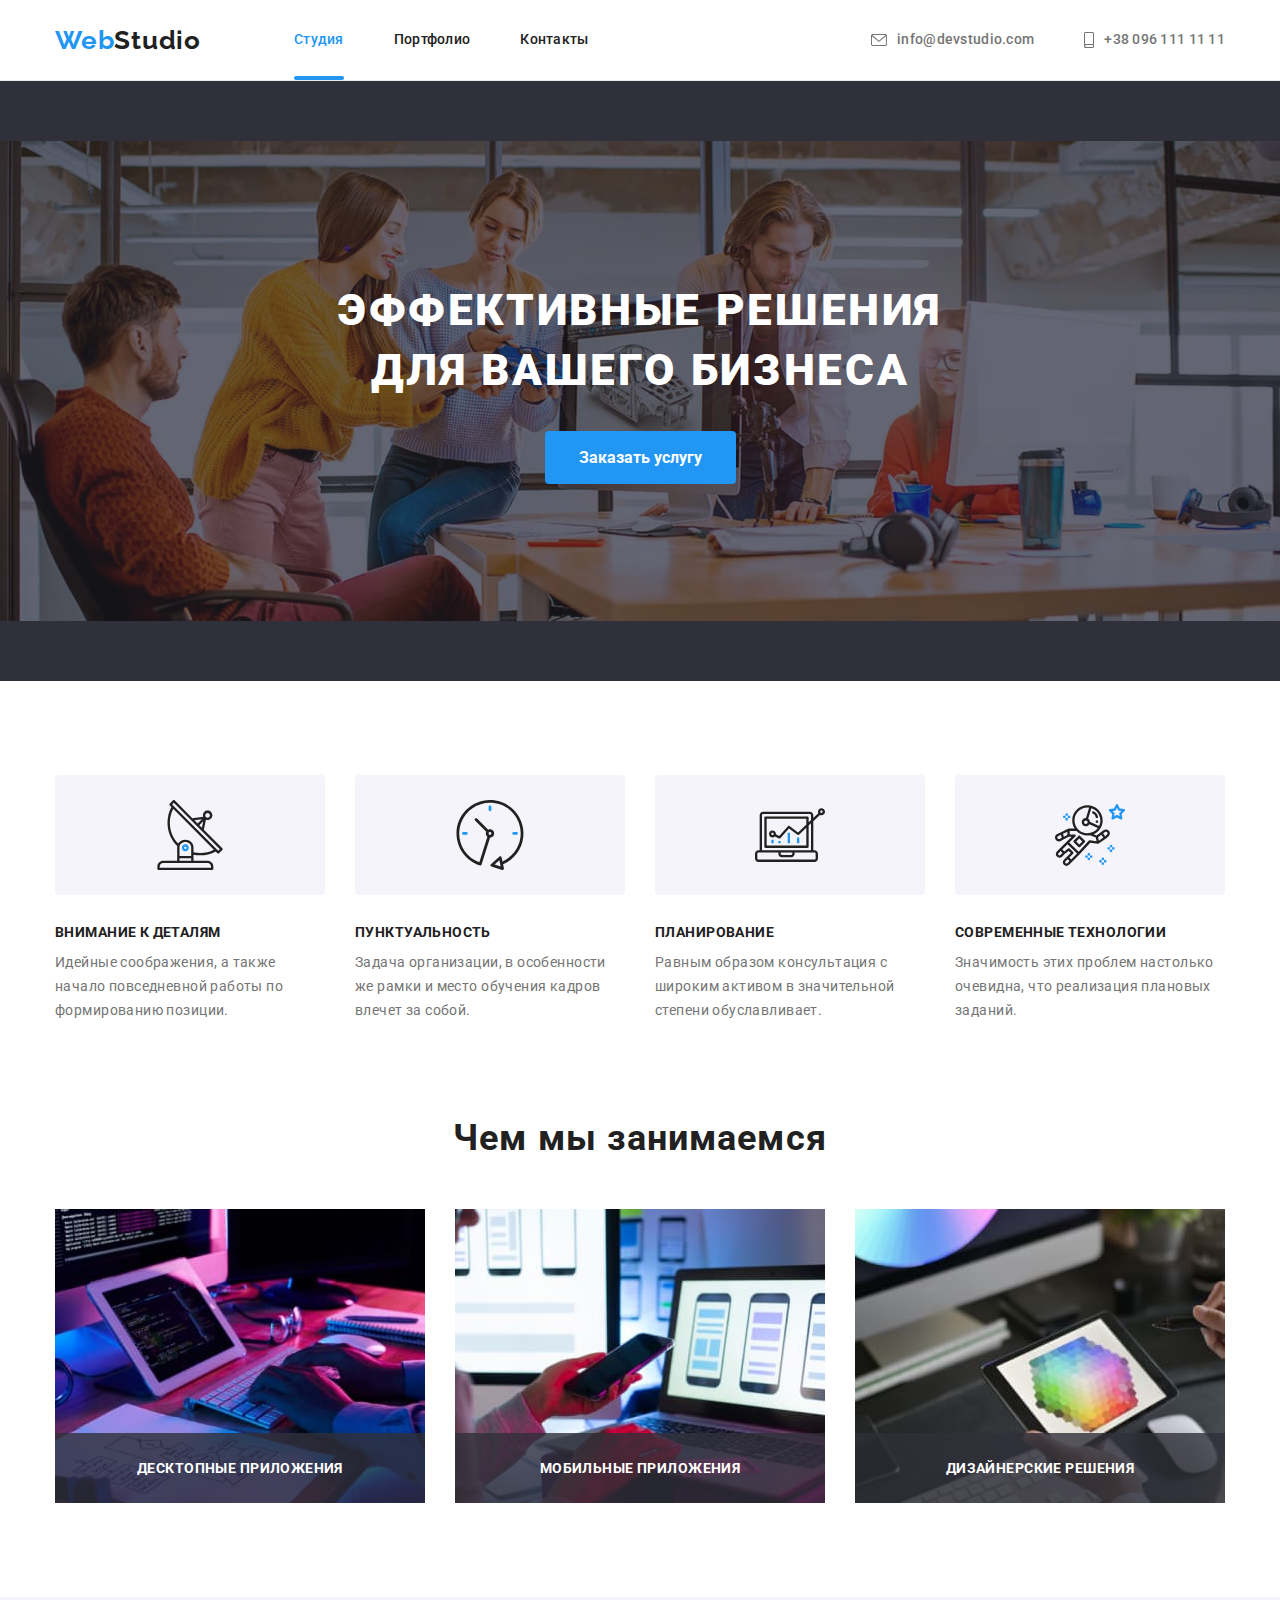
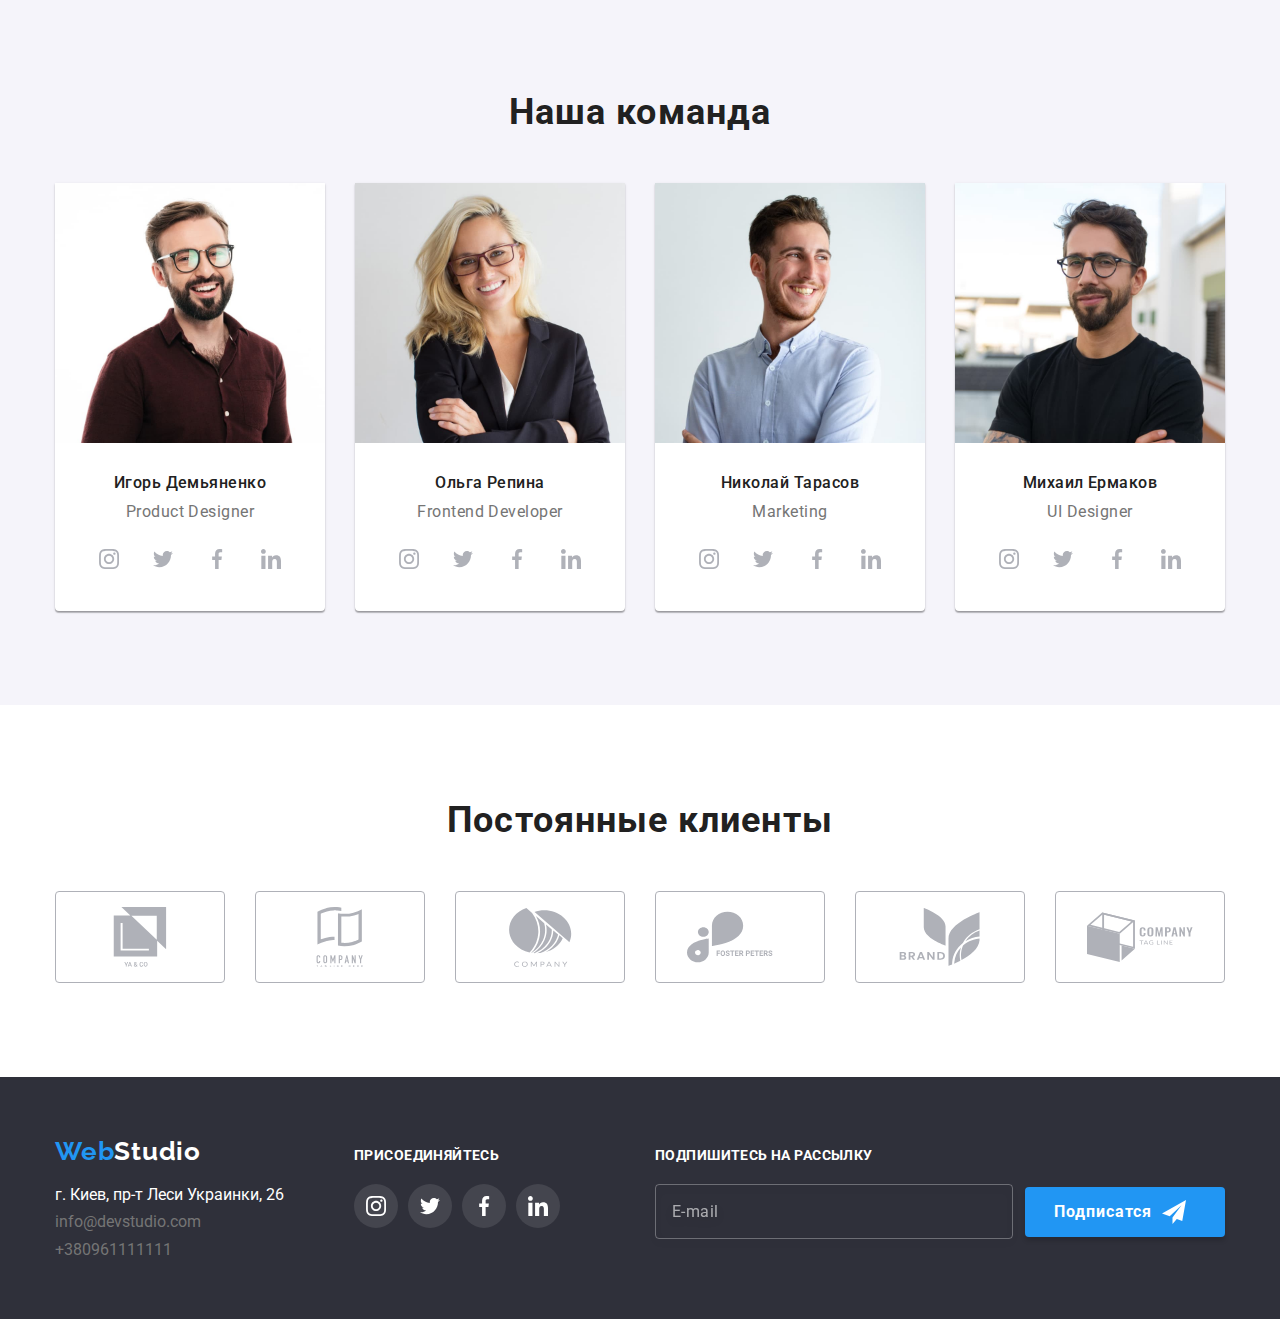
<file: index.html>
<!DOCTYPE html>
<html lang="ru">

<head>
    <meta charset="UTF-8">
    <meta http-equiv="X-UA-Compatible" content="IE=edge">
    <meta name="viewport" content="width=device-width, initial-scale=1.0">
    <title>Studio</title>
    <link
        href="https://fonts.googleapis.com/css2?family=Raleway:wght@700&family=Roboto:wght@400;500;700;900&display=swap"
        rel="stylesheet">
    <link rel="stylesheet" href="./css/main.min.css">

</head>

<body>
    <!-- Шапка -->
    <header class="header">
        <div class="header__content container">
            <a href="" class="logo">Web<span class="logo__main">Studio</span></a>
            <nav class="nav">
                <ul class="nav__menu">
                    <li class="nav__item"><a href="" class="nav__link nav__link--activ">Студия</a></li>
                    <li class="nav__item"><a href="./portfolio.html" class="nav__link">Портфолио</a></li>
                    <li class="nav__item"><a href="" class="nav__link">Контакты</a></li>
                </ul>
            </nav>
            <ul class="contact">
                <li class="contact__item">
                    <a class="contact__link" href="mailto:info@devstudio.com">
                        <svg class="contact__icon" width="16" height="12">
                            <use href="./images/icons.svg#envelope"></use>
                        </svg>
                        info@devstudio.com</a>
                </li>
                <li class="contact__item">
                    <a class="contact__link" href="tel:+380961111111">
                        <svg class="contact__icon" width="10" height="16">
                            <use href="./images/icons.svg#smartphone"></use>
                        </svg>
                        +38 096 111 11 11</a>
                </li>
            </ul>
        </div>
    </header>
    <!-- Головний контент -->
    <main>
        <!-- Секція герой -->
        <section class="hero">
            <div class="container">
                <h1 class="hero__title">Эффективные решения для вашего бизнеса</h1>
                <button data-modal-open type="button" class="button">Заказать услугу</button>
            </div>
        </section>
        <!-- Наші переваги -->
        <section class="section">
            <div class="container">
                <!-- Скритий заголовок -->
                <h2 class="visually-hidden">Наши преимущества</h2>
                <ul class="advantage">
                    <li class="advantage__item">
                        <div class="icon__box">
                            <svg width="70" height="70">
                                <use href="./images/icons.svg#antenna-1"></use>
                            </svg>
                        </div>
                        <h3 class="advantage__title">Внимание к деталям</h3>
                        <p class="advantage__text">Идейные соображения, а также начало повседневной работы по
                            формированию
                            позиции.</p>
                    </li>
                    <li class="advantage__item">
                        <div class="icon__box">
                            <svg width="70" height="70">
                                <use href="./images/icons.svg#clock-1"></use>
                            </svg>
                        </div>
                        <h3 class="advantage__title">Пунктуальность</h3>
                        <p class="advantage__text">Задача организации, в особенности же рамки и место обучения кадров
                            влечет за собой.</p>
                    </li>
                    <li class="advantage__item">
                        <div class="icon__box">
                            <svg width="70" height="70">
                                <use href="./images/icons.svg#diagram-1"></use>
                            </svg>
                        </div>
                        <h3 class="advantage__title">Планирование</h3>
                        <p class="advantage__text">Равным образом консультация с широким активом в значительной степени
                            обуславливает.</p>
                    </li>
                    <li class="advantage__item">
                        <div class="icon__box">
                            <svg width="70" height="70">
                                <use href="./images/icons.svg#astronaut-1"></use>
                            </svg>
                        </div>
                        <h3 class="advantage__title">Современные технологии</h3>
                        <p class="advantage__text">Значимость этих проблем настолько очевидна, что реализация плановых
                            заданий.</p>
                    </li>
            </div>
            </ul>
        </section>
        <!-- Секція чим ми займаємось -->
        <section class="section section--no-pading-top">
            <div class="container">
                <h2 class="section__title">Чем мы занимаемся</h2>
                <ul class="example">
                    <li class="example__item"><img src="./images/image1.jpg" alt="Фото програмирование" width="370">
                        <p class="example__content">Десктопные приложения</p>
                    </li>
                    <li class="example__item"><img src="./images/image2.jpg" alt="Фото верстка" width="370">
                        <p class="example__content">Мобильные приложения</p>
                    </li>
                    <li class="example__item"><img src="./images/image3.jpg" alt="Фото дизайн" width="370">
                        <p class="example__content">Дизайнерские решения</p>
                    </li>
                </ul>
            </div>
        </section>
        <!-- Секція наша команда -->
        <section class="section section--other-background">
            <div class="container">
                <h2 class="section__title">Наша команда</h2>
                <ul class="team">
                    <li class="team__item">
                        <article>
                            <img src="./images/IgorD.jpg" alt="Фото Игорь Демьяненко" width="270">
                            <div class="team__content">
                                <h3 class="team__title">Игорь Демьяненко</h3>
                                <p class="team__text">Product Designer</p>
                                <ul class="social">
                                    <li class="social__item"><a class="social__link"
                                            href="https://www.instagram.com/"><svg class="icon" width="20" height="20">
                                                <use href="./images/icons.svg#instagram-1"></use>
                                            </svg></a></li>
                                    <li class="social__item"><a class="social__link" href="https://twitter.com/"><svg
                                                width="20" height="20">
                                                <use href="./images/icons.svg#twitter-1"></use>
                                            </svg></a></li>
                                    <li class="social__item"><a class="social__link"
                                            href="https://www.facebook.com/"><svg class="social-icon" width="20"
                                                height="20">
                                                <use href="./images/icons.svg#facebook-1"></use>
                                            </svg></a></li>
                                    <li class="social__item"><a class="social__link"
                                            href="https://www.linkedin.com/"><svg class="social-icon" width="20"
                                                height="20">
                                                <use href="./images/icons.svg#linkedin-1"></use>
                                            </svg></a></li>
                                </ul>
                            </div>
                        </article>
                    </li>
                    <li class="team__item">
                        <article>
                            <img src="./images/OlgaR.jpg" alt="Фото Ольга Репина" width="270">
                            <div class="team__content">
                                <h3 class="team__title">Ольга Репина</h3>
                                <p class="team__text">Frontend Developer</p>
                                <ul class="social">
                                    <li class="social__item"><a class="social__link"
                                            href="https://www.instagram.com/"><svg width="20" height="20">
                                                <use href="./images/icons.svg#instagram-1"></use>
                                            </svg></a></li>
                                    <li class="social__item"><a class="social__link" href="https://twitter.com/"><svg
                                                width="20" height="20">
                                                <use href="./images/icons.svg#twitter-1"></use>
                                            </svg></a></li>
                                    <li class="social__item"><a class="social__link"
                                            href="https://www.facebook.com/"><svg class="social-icon" width="20"
                                                height="20">
                                                <use href="./images/icons.svg#facebook-1"></use>
                                            </svg></a></li>
                                    <li class="social__item"><a class="social__link"
                                            href="https://www.linkedin.com/"><svg class="social-icon" width="20"
                                                height="20">
                                                <use href="./images/icons.svg#linkedin-1"></use>
                                            </svg></a></li>
                                </ul>
                            </div>
                        </article>
                    </li>
                    <li class="team__item">
                        <article>
                            <img src="./images/NikolaiT.jpg" alt="Фото Николай Тарасов" width="270">
                            <div class="team__content">
                                <h3 class="team__title">Николай Тарасов</h3>
                                <p class="team__text">Marketing</p>
                                <ul class="social">
                                    <li class="social__item"><a class="social__link"
                                            href="https://www.instagram.com/"><svg width="20" height="20">
                                                <use href="./images/icons.svg#instagram-1"></use>
                                            </svg></a></li>
                                    <li class="social__item"><a class="social__link" href="https://twitter.com/"><svg
                                                width="20" height="20">
                                                <use href="./images/icons.svg#twitter-1"></use>
                                            </svg></a></li>
                                    <li class="social__item"><a class="social__link"
                                            href="https://www.facebook.com/"><svg class="social-icon" width="20"
                                                height="20">
                                                <use href="./images/icons.svg#facebook-1"></use>
                                            </svg></a></li>
                                    <li class="social__item"><a class="social__link"
                                            href="https://www.linkedin.com/"><svg class="social-icon" width="20"
                                                height="20">
                                                <use href="./images/icons.svg#linkedin-1"></use>
                                            </svg></a></li>
                                </ul>
                            </div>
                        </article>
                    </li>
                    <li class="team__item">
                        <article>
                            <img src="./images/MihailE.jpg" alt="Фото Михаил Ермаков" width="270">
                            <div class="team__content">
                                <h3 class="team__title">Михаил Ермаков</h3>
                                <p class="team__text">UI Designer</p>
                                <ul class="social">
                                    <li class="social__item"><a class="social__link"
                                            href="https://www.instagram.com/"><svg width="20" height="20">
                                                <use href="./images/icons.svg#instagram-1"></use>
                                            </svg></a></li>
                                    <li class="social__item"><a class="social__link" href="https://twitter.com/"><svg
                                                width="20" height="20">
                                                <use href="./images/icons.svg#twitter-1"></use>
                                            </svg></a></li>
                                    <li class="social__item"><a class="social__link"
                                            href="https://www.facebook.com/"><svg width="20" height="20">
                                                <use href="./images/icons.svg#facebook-1"></use>
                                            </svg></a></li>
                                    <li class="social__item"><a class="social__link"
                                            href="https://www.linkedin.com/"><svg width="20" height="20">
                                                <use href="./images/icons.svg#linkedin-1"></use>
                                            </svg></a></li>
                                </ul>
                            </div>
                        </article>
                    </li>
                </ul>
            </div>
        </section>
        <section class="section">
            <div class="container">
                <h2 class="section__title">Постоянные клиенты</h2>
                <ul class="clients">
                    <li class="clients__item"><a class="clients__link" href=""><svg width="106" height="60">
                                <use href="./images/icons.svg#groupclient1"></use>
                            </svg></a></li>
                    <li class="clients__item"><a class="clients__link" href=""><svg width="106" height="60">
                                <use href="./images/icons.svg#groupclient2"></use>
                            </svg></a></li>
                    <li class="clients__item"><a class="clients__link" href=""><svg width="106" height="60">
                                <use href="./images/icons.svg#groupclient3"></use>
                            </svg></a></li>
                    <li class="clients__item"><a class="clients__link" href=""><svg width="106" height="60">
                                <use href="./images/icons.svg#groupclient4"></use>
                            </svg></a></li>
                    <li class="clients__item"><a class="clients__link" href=""><svg width="106" height="60">
                                <use href="./images/icons.svg#groupclient5"></use>
                            </svg></a></li>
                    <li class="clients__item"><a class="clients__link" href=""><svg width="106" height="60">
                                <use href="./images/icons.svg#groupclient6"></use>
                            </svg></a></li>
                </ul>
            </div>
        </section>
    </main>
    <!-- Футер -->
    <footer class="footer">
        <div class="container footer__cont">
            <div>
                <a href="" class="logo">Web<span class="logo__invers">Studio</span></a>
                <address class="address">
                    <ul>
                        <li><a href="https://goo.gl/maps/roj1J16egUHg8AvV6" class="location">г. Киев, пр-т Леси
                                Украинки,
                                26</a>
                        </li>
                        <li class="contact-footer"><a href="maaito:info@devstudio.com"
                                class="contact-link-foot">info@devstudio.com</a>
                        </li>
                        <li class="contact-footer"><a href="tel:+380961111111"
                                class="contact-link-foot">+380961111111</a></li>
                    </ul>
                </address>
            </div>
            <div class="footer__social">
                <p class="social__title">присоединяйтесь</p>
                <ul class="social">
                    <li class="social__item"><a class="social__link social__link--footer"
                            href="https://www.instagram.com/"><svg class="icon" width="20" height="20">
                                <use href="./images/icons.svg#instagram-1"></use>
                            </svg></a></li>
                    <li class="social__item"><a class="social__link social__link--footer"
                            href="https://twitter.com/"><svg width="20" height="20">
                                <use href="./images/icons.svg#twitter-1"></use>
                            </svg></a></li>
                    <li class="social__item"><a class="social__link social__link--footer"
                            href="https://www.facebook.com/"><svg class="social-icon" width="20" height="20">
                                <use href="./images/icons.svg#facebook-1"></use>
                            </svg></a></li>
                    <li class="social__item"><a class="social__link social__link--footer"
                            href="https://www.linkedin.com/"><svg class="social-icon" width="20" height="20">
                                <use href="./images/icons.svg#linkedin-1"></use>
                            </svg></a></li>
                </ul>
            </div>
            <div class="footer__subscribe">
                <p class="subscribe-form__title">Подпишитесь на рассылку</p>
                <form class="subscribe-form" name="subscribe">
                    <label>
                        <input class="subscribe__input" type="email" name="subscribe" placeholder="E-mail">
                    </label>
                    <button class="button__footer" type="submit">Подписатся<svg class="button__footer--icon" width="24"
                            height="24">
                            <use href="./images/icons.svg#icon-send-form"></use>
                        </svg> </button>

                </form>
            </div>
        </div>

    </footer>
    <!-- Модальне вікно -->

    <div class="backdrop is-hidden " data-modal>
        <div class="modal">
            <form class="form" action="#" name="contact-form" autocomplete="on">
                <p class="modal__title">Оставьте свои данные, мы вам перезвоним</p>
                <ul>
                    <li class="form__item">
                        <label class="form__cont" for="name">Имя</label>
                        <div class="form__icon--position">
                            <input class="form__input" type="name" id="name">
                            <svg class="form__icon" width="18" height="18">
                                <use href="./images/icons.svg#person-black-form"></use>
                            </svg>
                        </div>
                    </li>
                    <li class="form__item">
                        <label class="form__cont" for="phone">Телефон</label>
                        <div class="form__icon--position">
                            <input class="form__input" type="tel" name="phone_number" id="phone">
                            <svg class="form__icon" width="18" height="18">
                                <use href="./images/icons.svg#phone-black-form"></use>
                            </svg>
                        </div>
                    </li>
                    <li class="form__item">
                        <label class="form__cont" for="mail">Почта</label>
                        <div class="form__icon--position">
                            <input class="form__input" type="email" name="email" id="mail">
                            <svg class="form__icon" width="18" height="18">
                                <use href="./images/icons.svg#email-form"></use>
                            </svg>
                        </div>
                    </li>
                    <li class="form__item">
                        <label class="form__cont" for="textarea">Комментарий</label>
                        <textarea class="form__textarea" name="textarea" id="textarea" cols="30" rows="5"
                            placeholder="Введите текст"></textarea>
                    </li>
                </ul>
                <label class="checkbox" for="agree">
                    <input class="checkbox__input" type="checkbox" name="agree-with" id="agree">
                    <span class="checkbox__icon"></span>
                    <span>Соглашаюсь с рассылкой и принимаю<a class="checkbox__agriment" href="">Условия
                            договора</a></span>
                </label>
                <button class="button form__button" type="submit">Отправить</button>
            </form>
            <button data-modal-close class="modal__close">
                <svg width="18" height="18">
                    <use href="./images/icons.svg#close-btn"></use>
                </svg>
            </button>
        </div>
    </div>
    <script src="./js/modal.js"></script>
</body>

</html>
</file>
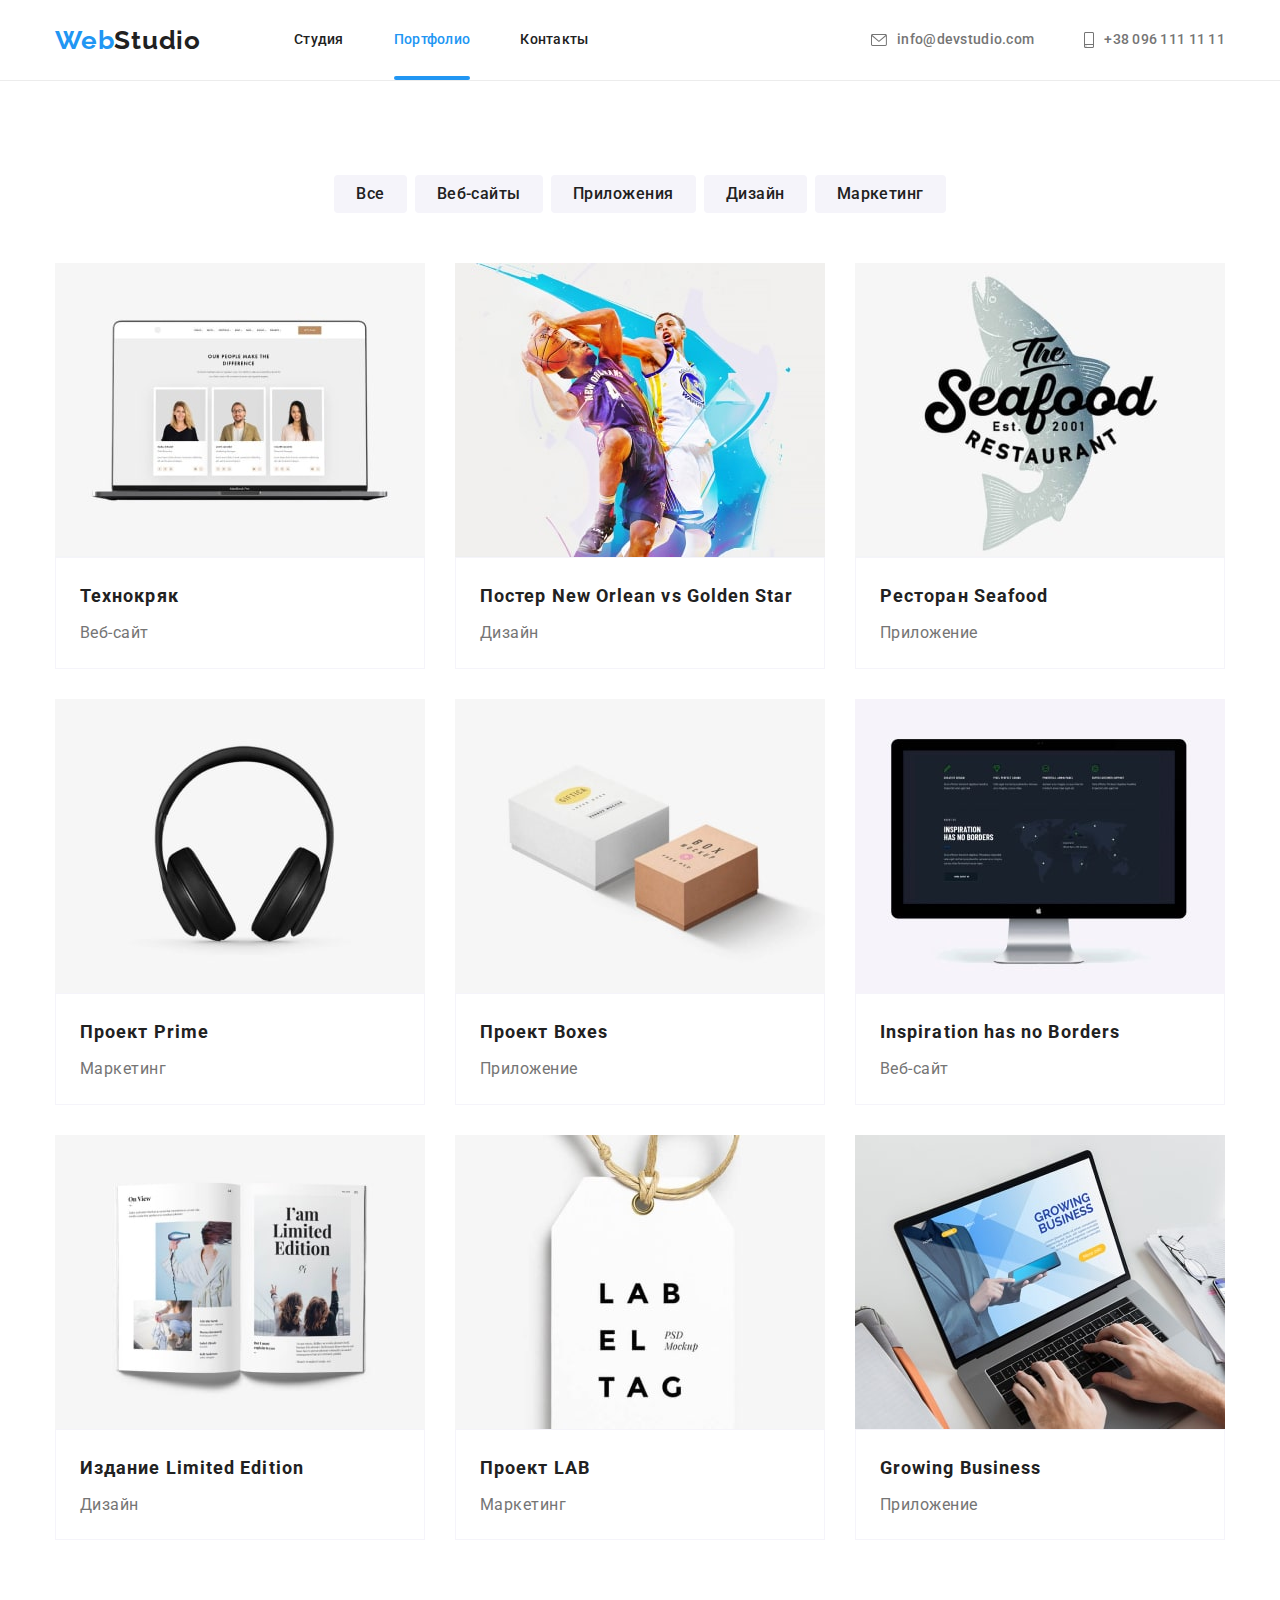
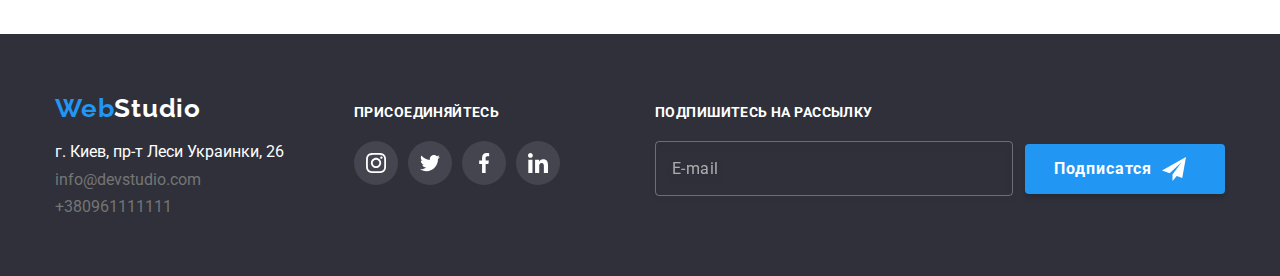
<file: portfolio.html>
<!DOCTYPE html>
<html lang="ru">

<head>
    <meta charset="UTF-8">
    <meta http-equiv="X-UA-Compatible" content="IE=edge">
    <meta name="viewport" content="width=device-width, initial-scale=1.0">
    <title>Portfolio</title>
    <link
        href="https://fonts.googleapis.com/css2?family=Raleway:wght@700&family=Roboto:wght@400;500;700;900&display=swap"
        rel="stylesheet">
    <link rel="stylesheet" href="./css/main.min.css">
</head>

<body>
    <!-- Шапка -->
    <header class="header">
        <div class="header__content container">
            <a href="" class="logo">Web<span class="logo__main">Studio</span></a>
            <nav class="nav">
                <ul class="nav__menu">
                    <li class="nav__item"><a href="./index.html" class="nav__link">Студия</a></li>
                    <li class="nav__item"><a href="" class="nav__link  nav__link--activ ">Портфолио</a></li>
                    <li class="nav__item"><a href="" class="nav__link ">Контакты</a></li>

                </ul>
            </nav>
            <ul class="contact">
                <li class="contact__item">
                    <a class="contact__link" href="mailto:info@devstudio.com">
                        <svg class="contact__icon" width="16" height="12">
                            <use href="./images/icons.svg#envelope"></use>
                        </svg>
                        info@devstudio.com</a>
                </li>
                <li class="contact__item">
                    <a class="contact__link" href="tel:+380961111111">
                        <svg class="contact__icon" width="10" height="16">
                            <use href="./images/icons.svg#smartphone"></use>
                        </svg>
                        +38 096 111 11 11</a>
                </li>
            </ul>
        </div>
    </header>

    <!-- Головний контент -->
    <main>
        <!-- секція приклади наших робіт -->
        <section class="section">
            <div class="container">
                <!-- Скритий заголовок -->
                <h1 class="visually-hidden">Наші роботи</h1>
                <!-- фільтр прикладів робіт -->
                <ul class="button-list">
                    <li class="button-list__item"><button type="button" class="button-list__radio">Все</button></li>
                    <li class="button-list__item"><button type="button" class="button-list__radio">Веб-сайты</button>
                    </li>
                    <li class="button-list__item"><button type="button" class="button-list__radio">Приложения</button>
                    </li>
                    <li class="button-list__item"><button type="button" class="button-list__radio">Дизайн</button></li>
                    <li class="button-list__item"><button type="button" class="button-list__radio">Маркетинг</button>
                    </li>
                </ul>
                <ul class="card-set ">
                    <li class="card-set__item">
                        <a class="card-set__link" href="">
                            <div class="product-thumb">
                                <img src="./images/imgPortfolio1-min.jpg" alt="Ноутбук" width="370" height="294">
                                <div class="owerlay-text">Ресурс предлагает комплексные предложения с разным уровнем
                                    функционала и сервисов. Все это позволит посетителю получить
                                    исчерпывающие сведения о компании или частном лице. </div>
                            </div>
                            <div class="card">
                                <h2 class="card__title">Технокряк</h2>
                                <p class="card__text">Веб-сайт</p>
                            </div>
                        </a>
                    </li>
                    <li class="card-set__item">
                        <a class="card-set__link" href="">
                            <div class="product-thumb">
                                <img src="./images/imgPortfolio2-min.jpg" alt="Ноутбук" width="370" height="294">
                                <div class="owerlay-text">Ресурс предлагает комплексные предложения с разным уровнем
                                    функционала и сервисов. Все это
                                    позволит посетителю получить
                                    исчерпывающие сведения о компании или частном лице. </div>
                            </div>
                            <div class="card">
                                <h2 class="card__title" lang="en">Постер New Orlean vs Golden Star</h2>
                                <p class="card__text">Дизайн</p>
                            </div>
                        </a>
                    </li>
                    <li class="card-set__item">
                        <a class="card-set__link" href="">
                            <div class="product-thumb">
                                <img src="./images/imgPortfolio3-min.jpg" alt="Ноутбук" width="370" height="294">
                                <div class="owerlay-text">Ресурс предлагает комплексные предложения с разным уровнем
                                    функционала и сервисов. Все это
                                    позволит посетителю получить
                                    исчерпывающие сведения о компании или частном лице. </div>
                            </div>
                            <div class="card">
                                <h2 class="card__title" lang="en">Ресторан Seafood</h2>
                                <p class="card__text">Приложение</p>
                            </div>
                        </a>
                    </li>
                    <li class="card-set__item">
                        <a class="card-set__link" href="">
                            <div class="product-thumb">
                                <img src="./images/imgPortfolio4-min.jpg" alt="Ноутбук" width="370" height="294">
                                <div class="owerlay-text">Ресурс предлагает комплексные предложения с разным уровнем
                                    функционала и сервисов. Все это
                                    позволит посетителю получить
                                    исчерпывающие сведения о компании или частном лице. </div>
                            </div>
                            <div class="card">
                                <h2 class="card__title" lang="en">Проект Prime</h2>
                                <p class="card__text">Маркетинг</p>
                            </div>
                        </a>
                    </li>
                    <li class="card-set__item">
                        <a class="card-set__link" href="">
                            <div class="product-thumb">
                                <img src="./images/imgPortfolio5-min.jpg" alt="Ноутбук" width="370" height="294">
                                <div class="owerlay-text">Ресурс предлагает комплексные предложения с разным уровнем
                                    функционала и сервисов. Все это
                                    позволит посетителю получить
                                    исчерпывающие сведения о компании или частном лице. </div>
                            </div>
                            <div class="card">
                                <h2 class="card__title" lang="en">Проект Boxes</h2>
                                <p class="card__text">Приложение</p>
                            </div>
                        </a>
                    </li>
                    <li class="card-set__item">
                        <a class="card-set__link" href="">
                            <div class="product-thumb">
                                <img src="./images/imgPortfolio6-min.jpg" alt="Ноутбук" width="370" height="294">
                                <div class="owerlay-text">Ресурс предлагает комплексные предложения с разным уровнем
                                    функционала и сервисов. Все это
                                    позволит посетителю получить
                                    исчерпывающие сведения о компании или частном лице. </div>
                            </div>
                            <div class="card">
                                <h2 class="card__title" lang="en">Inspiration has no Borders</h2>
                                <p class="card__text">Веб-сайт</p>
                            </div>
                        </a>
                    </li>
                    <li class="card-set__item">
                        <a class="card-set__link" href="">
                            <div class="product-thumb">
                                <img src="./images/imgPortfolio7-min.jpg" alt="Ноутбук" width="370" height="294">
                                <div class="owerlay-text">Ресурс предлагает комплексные предложения с разным уровнем
                                    функционала и сервисов. Все это
                                    позволит посетителю получить
                                    исчерпывающие сведения о компании или частном лице. </div>
                            </div>
                            <div class="card">
                                <h2 class="card__title" lang="en">Издание Limited Edition</h2>
                                <p class="card__text">Дизайн</p>
                            </div>
                        </a>
                    </li>
                    <li class="card-set__item">
                        <a class="card-set__link" href="">
                            <div class="product-thumb">
                                <img src="./images/imgPortfolio8-min.jpg" alt="Ноутбук" width="370" height="294">
                                <div class="owerlay-text">Ресурс предлагает комплексные предложения с разным уровнем
                                    функционала и сервисов. Все это
                                    позволит посетителю получить
                                    исчерпывающие сведения о компании или частном лице. </div>
                            </div>
                            <div class="card">
                                <h2 class="card__title" lang="en">Проект LAB</h2>
                                <p class="card__text">Маркетинг</p>
                            </div>
                        </a>
                    </li>
                    <li class="card-set__item">
                        <a class="card-set__link" href="">
                            <div class="product-thumb">
                                <img src="./images/imgPortfolio9-min.jpg" alt="Ноутбук" width="370" height="294">
                                <div class="product-thumb owerlay-text">Ресурс предлагает комплексные предложения с
                                    разным уровнем
                                    функционала и сервисов. Все это
                                    позволит посетителю получить
                                    исчерпывающие сведения о компании или частном лице. </div>
                            </div>
                            <div class="card">
                                <h2 class="card__title" lang="en">Growing Business</h2>
                                <p class="card__text">Приложение</p>
                            </div>
                        </a>
                    </li>
                </ul>
            </div>
        </section>
    </main>
    <!-- Футер -->
    <footer class="footer">
        <div class="container footer__cont">
            <div>
                <a href="" class="logo">Web<span class="logo__invers">Studio</span></a>
                <address class="address">
                    <ul>
                        <li><a href="https://goo.gl/maps/roj1J16egUHg8AvV6" class="location">г. Киев, пр-т Леси
                                Украинки,
                                26</a>
                        </li>
                        <li class="contact-footer"><a href="maaito:info@devstudio.com"
                                class="contact-link-foot">info@devstudio.com</a>
                        </li>
                        <li class="contact-footer"><a href="tel:+380961111111"
                                class="contact-link-foot">+380961111111</a>
                        </li>
                    </ul>
                </address>
            </div>
            <div class="footer__social">
                <p class="social__title">присоединяйтесь</p>
                <ul class="social">
                    <li class="social__item"><a class="social__link social__link--footer"
                            href="https://www.instagram.com/"><svg class="icon" width="20" height="20">
                                <use href="./images/icons.svg#instagram-1"></use>
                            </svg></a></li>
                    <li class="social__item"><a class="social__link social__link--footer"
                            href="https://twitter.com/"><svg width="20" height="20">
                                <use href="./images/icons.svg#twitter-1"></use>
                            </svg></a></li>
                    <li class="social__item"><a class="social__link social__link--footer"
                            href="https://www.facebook.com/"><svg class="social-icon" width="20" height="20">
                                <use href="./images/icons.svg#facebook-1"></use>
                            </svg></a></li>
                    <li class="social__item"><a class="social__link social__link--footer"
                            href="https://www.linkedin.com/"><svg class="social-icon" width="20" height="20">
                                <use href="./images/icons.svg#linkedin-1"></use>
                            </svg></a></li>
                </ul>
            </div>
            <div class="footer__subscribe">
                <p class="subscribe-form__title">Подпишитесь на рассылку</p>
                <form class="subscribe-form" name="subscribe">
                    <label>
                        <input class="subscribe__input" type="email" name="subscribe" placeholder="E-mail">
                    </label>
                    <button class="button__footer" type="submit">Подписатся<svg class="button__footer--icon" width="24"
                            height="24">
                            <use href="./images/icons.svg#icon-send-form"></use>
                        </svg> </button>

                </form>
            </div>
        </div>

    </footer>

</body>

</html>
</file>
<file: css/main.min.css>
:root{--main-background-color: #ffffff;--second-background-color: #f5f4fa;--third-background-color: #2f303a;--primary-text-color: #212121;--second-text-color: #757575;--accent-color: #2196f3;--primary-btn-hover-color: #188ce8;--third-text-color: #ffffff;--margin-pic: 30px;--icon-color: #afb1b8;--timing-function: cubic-bezier(0.4, 0, 0.2, 1);--time-effect: 250ms}*,*::before,*::after{-webkit-box-sizing:inherit;box-sizing:inherit}h1,h2,h3,h4,h5,p{margin:0}img{display:block;max-width:100%;height:auto}html{-webkit-box-sizing:border-box;box-sizing:border-box}ul{margin:0;padding:0;list-style:none}a{text-decoration:none}.visually-hidden{position:absolute;width:1px;height:1px;margin:-1px;border:0;padding:0;white-space:nowrap;-webkit-clip-path:inset(100%);clip-path:inset(100%);clip:rect(0 0 0 0);overflow:hidden}/*! modern-normalize v0.6.0 | MIT License | https://github.com/sindresorhus/modern-normalize */*,*::before,*::after{-webkit-box-sizing:border-box;box-sizing:border-box}:root{-moz-tab-size:4;-o-tab-size:4;tab-size:4}html{line-height:1.15;-webkit-text-size-adjust:100%}body{margin:0}body{font-family:system-ui,-apple-system,"Segoe UI",Roboto,Helvetica,Arial,sans-serif,"Apple Color Emoji","Segoe UI Emoji"}hr{height:0}abbr[title]{-webkit-text-decoration:underline dotted;text-decoration:underline dotted}b,strong{font-weight:bolder}code,kbd,samp,pre{font-family:SFMono-Regular,Consolas,"Liberation Mono",Menlo,monospace;font-size:1em}small{font-size:80%}sub,sup{font-size:75%;line-height:0;position:relative;vertical-align:baseline}sub{bottom:-0.25em}sup{top:-0.5em}button,input,optgroup,select,textarea{font-family:inherit;font-size:100%;line-height:1.15;margin:0}button,select{text-transform:none}button,[type=button],[type=reset],[type=submit]{-webkit-appearance:button}button::-moz-focus-inner,[type=button]::-moz-focus-inner,[type=reset]::-moz-focus-inner,[type=submit]::-moz-focus-inner{border-style:none;padding:0}button:-moz-focusring,[type=button]:-moz-focusring,[type=reset]:-moz-focusring,[type=submit]:-moz-focusring{outline:1px dotted ButtonText}fieldset{padding:.35em .75em .625em}legend{padding:0}progress{vertical-align:baseline}[type=number]::-webkit-inner-spin-button,[type=number]::-webkit-outer-spin-button{height:auto}[type=search]{-webkit-appearance:textfield;outline-offset:-2px}[type=search]::-webkit-search-decoration{-webkit-appearance:none}::-webkit-file-upload-button{-webkit-appearance:button;font:inherit}summary{display:list-item}.container{width:1200px;padding-right:15px;padding-left:15px;margin-left:auto;margin-right:auto}body{color:var(--primary-text-color);background-color:var(--main-background-color);font-family:Roboto,sans-serif}.section{padding-top:94px;padding-bottom:94px}.section__title{margin:0;color:var(--primary-text-color);font-weight:bold;font-size:36px;line-height:1.17;letter-spacing:.03em;text-align:center}.logo{color:var(--accent-color);font-family:Raleway;font-weight:700;font-size:26px;line-height:1.11;letter-spacing:.03em}.logo__main{color:var(--primary-text-color)}.logo__invers{color:var(--third-text-color)}.header{background-color:var(--main-background-color);border-bottom:1px solid #ececec}.header__content{display:-webkit-box;display:-ms-flexbox;display:flex;-webkit-box-align:center;-ms-flex-align:center;align-items:center}.contact{display:-webkit-box;display:-ms-flexbox;display:flex;margin-left:auto;padding:0}.contact__item:last-child{margin-left:50px}.contact__link{display:-webkit-box;display:-ms-flexbox;display:flex;-webkit-box-align:center;-ms-flex-align:center;align-items:center;padding:32px 0;color:var(--second-text-color);font-weight:500;font-style:normal;font-size:14px;line-height:1.14;letter-spacing:.02em;-webkit-transition:color 250ms var(--timing-function);transition:color 250ms var(--timing-function)}.contact__link:hover,.contact__link:focus{color:var(--accent-color)}.contact__icon{margin-right:10px;fill:currentColor}.nav{margin-left:93px}.nav__menu{display:-webkit-box;display:-ms-flexbox;display:flex}.nav__item{position:relative}.nav__link{display:block;padding-top:32px;padding-bottom:32px;color:var(--primary-text-color);font-weight:500;font-size:14px;line-height:1.14;letter-spacing:.02em;-webkit-transition:color 250ms var(--timing-function);transition:color 250ms var(--timing-function)}.nav__link:hover,.nav__link:focus{color:var(--accent-color)}.nav__item:not(:first-child){margin-left:50px}.nav__link--activ{color:var(--accent-color)}.nav__link--activ::after{position:absolute;content:"";display:block;left:0;bottom:0;width:100%;height:4px;background-color:var(--accent-color);border-radius:2px}.hero{padding:200px 0;background-color:var(--third-background-color);color:var(--third-text-color);text-align:center;max-width:1600px;height:600px;margin-left:auto;margin-right:auto;background-image:-webkit-gradient(linear, left top, right top, from(rgba(47, 48, 58, 0.4)), to(rgba(47, 48, 58, 0.4))),url(../images/Owerlay.jpg);background-image:linear-gradient(to right, rgba(47, 48, 58, 0.4), rgba(47, 48, 58, 0.4)),url(../images/Owerlay.jpg);background-position:center;background-repeat:no-repeat;background-size:contain}.hero__title{margin:auto;margin-bottom:30px;width:696px;font-weight:900;text-align:center;font-size:44px;line-height:1.36;text-align:center;letter-spacing:.06em;text-transform:uppercase}.button{padding:10px 32px;font-family:inherit;color:var(--third-text-color);background-color:var(--accent-color);cursor:pointer;font-weight:bold;font-size:16px;line-height:1.86;border-radius:4px;border-color:rgba(0,0,0,0);-webkit-transition:background-color 250ms var(--timing-function),color 250ms var(--timing-function),-webkit-box-shadow 250ms var(--timing-function);transition:background-color 250ms var(--timing-function),color 250ms var(--timing-function),-webkit-box-shadow 250ms var(--timing-function);transition:background-color 250ms var(--timing-function),color 250ms var(--timing-function),box-shadow 250ms var(--timing-function);transition:background-color 250ms var(--timing-function),color 250ms var(--timing-function),box-shadow 250ms var(--timing-function),-webkit-box-shadow 250ms var(--timing-function)}.button:hover,.button:focus{background-color:var(--primary-btn-hover-color);-webkit-box-shadow:0px 4px 4px rgba(0,0,0,.15);box-shadow:0px 4px 4px rgba(0,0,0,.15)}.button__footer{display:-webkit-box;display:-ms-flexbox;display:flex;padding:10px 0 10px 29px;margin-left:12px;background-color:var(--accent-color);color:var(--third-text-color);font-weight:700;font-size:16px;line-height:1.88;min-width:200px;max-height:50px;cursor:pointer;-webkit-box-align:center;-ms-flex-align:center;align-items:center;text-align:center;letter-spacing:.06em;border-radius:4px;border:rgba(0,0,0,0);-webkit-box-shadow:0px 4px 4px rgba(0,0,0,.15);box-shadow:0px 4px 4px rgba(0,0,0,.15);-webkit-transition:background-color 250ms var(--timing-function);transition:background-color 250ms var(--timing-function)}.button__footer:hover,.button__footer:focus{background-color:var(--primary-btn-hover-color);-webkit-box-shadow:0px 4px 4px rgba(0,0,0,.15);box-shadow:0px 4px 4px rgba(0,0,0,.15)}.button__footer--icon{margin-left:10px}input::-webkit-input-placeholder{font-size:16px;line-height:1,25;letter-spacing:.03em;color:rgba(255,255,255,.6)}input::-moz-placeholder{font-size:16px;line-height:1,25;letter-spacing:.03em;color:rgba(255,255,255,.6)}input:-ms-input-placeholder{font-size:16px;line-height:1,25;letter-spacing:.03em;color:rgba(255,255,255,.6)}input::-ms-input-placeholder{font-size:16px;line-height:1,25;letter-spacing:.03em;color:rgba(255,255,255,.6)}input::placeholder{font-size:16px;line-height:1,25;letter-spacing:.03em;color:rgba(255,255,255,.6)}.advantage{display:-webkit-box;display:-ms-flexbox;display:flex;-ms-flex-wrap:wrap;flex-wrap:wrap}.advantage__title{margin-top:30px;margin-bottom:10px;color:var(--primary-text-color);font-weight:bold;font-size:14px;line-height:1.14;letter-spacing:.03em;text-transform:uppercase}.advantage__item{margin-right:var(--margin-pic);width:270px}.advantage__item:nth-child(4n){margin-right:0px}.icon__box{display:-webkit-box;display:-ms-flexbox;display:flex;-webkit-box-pack:center;-ms-flex-pack:center;justify-content:center;-webkit-box-align:center;-ms-flex-align:center;align-items:center;width:270px;height:120px;border-radius:4px;background-color:var(--second-background-color)}.advantage__text{color:var(--second-text-color);font-size:14px;line-height:1.71;letter-spacing:.03em}.section--no-pading-top{padding-top:0}.example{display:-webkit-box;display:-ms-flexbox;display:flex;-ms-flex-wrap:wrap;flex-wrap:wrap;margin-top:50px;-ms-flex-preferred-size:33.3333333333%;flex-basis:33.3333333333%}.example__item{position:relative}.example__item:nth-last-child(n+2){margin-right:var(--margin-pic)}.example__content{position:absolute;bottom:0;left:0;display:-webkit-box;display:-ms-flexbox;display:flex;width:100%;height:70px;background-color:rgba(47,48,58,.8);font-weight:700;font-size:14px;line-height:1.43;-webkit-box-align:center;-ms-flex-align:center;align-items:center;-webkit-box-pack:center;-ms-flex-pack:center;justify-content:center;letter-spacing:.03em;text-transform:uppercase;color:var(--third-text-color)}.section--other-background{background-color:var(--second-background-color)}.team{display:-webkit-box;display:-ms-flexbox;display:flex;-ms-flex-wrap:wrap;flex-wrap:wrap;-ms-flex-preferred-size:25%;flex-basis:25%;margin-top:50px}.team__item{background-color:var(--main-background-color);border-radius:0px 0px 4px 4px;-webkit-box-shadow:0px 1px 3px rgba(0,0,0,.12),0px 1px 1px rgba(0,0,0,.14),0px 2px 1px rgba(0,0,0,.2);box-shadow:0px 1px 3px rgba(0,0,0,.12),0px 1px 1px rgba(0,0,0,.14),0px 2px 1px rgba(0,0,0,.2);-webkit-transition:background-color 250ms var(--timing-function),color 250ms var(--timing-function),-webkit-box-shadow 250ms var(--timing-function);transition:background-color 250ms var(--timing-function),color 250ms var(--timing-function),-webkit-box-shadow 250ms var(--timing-function);transition:background-color 250ms var(--timing-function),color 250ms var(--timing-function),box-shadow 250ms var(--timing-function);transition:background-color 250ms var(--timing-function),color 250ms var(--timing-function),box-shadow 250ms var(--timing-function),-webkit-box-shadow 250ms var(--timing-function)}.team__item:not(:first-child){margin-left:var(--margin-pic)}.team__content{padding:30px 0}.team__title{color:var(--primary-text-color);font-weight:500;font-size:16px;line-height:1.19;letter-spacing:.03em;text-align:center}.team__text{margin-top:10px;margin-bottom:16px;color:var(--second-text-color);font-size:16px;line-height:1.19;letter-spacing:.03em;text-align:center}.social{display:-webkit-box;display:-ms-flexbox;display:flex;-webkit-box-align:center;-ms-flex-align:center;align-items:center;-webkit-box-pack:center;-ms-flex-pack:center;justify-content:center}.social__item:not(:first-child){margin-left:10px}.social__link{-webkit-transition:background-color 250ms var(--timing-function),color 250ms var(--timing-function),fill 250ms var(--timing-function);transition:background-color 250ms var(--timing-function),color 250ms var(--timing-function),fill 250ms var(--timing-function);display:-webkit-box;display:-ms-flexbox;display:flex;width:44px;height:44px;-webkit-box-align:center;-ms-flex-align:center;align-items:center;-webkit-box-pack:center;-ms-flex-pack:center;justify-content:center;fill:var(--icon-color);border-radius:50%}.social__link:hover,.social__link:focus{background-color:var(--accent-color);fill:var(--main-background-color)}.social__title{color:var(--third-text-color);font-weight:700;font-size:14px;line-height:1.14;letter-spacing:.03em;text-transform:uppercase;margin-bottom:20px}.social__link--footer{background-color:rgba(255,255,255,.1);fill:var(--third-text-color);-webkit-transition:background-color 250ms var(--timing-function),color 250ms var(--timing-function),-webkit-box-shadow 250ms var(--timing-function);transition:background-color 250ms var(--timing-function),color 250ms var(--timing-function),-webkit-box-shadow 250ms var(--timing-function);transition:background-color 250ms var(--timing-function),color 250ms var(--timing-function),box-shadow 250ms var(--timing-function);transition:background-color 250ms var(--timing-function),color 250ms var(--timing-function),box-shadow 250ms var(--timing-function),-webkit-box-shadow 250ms var(--timing-function)}.social__link--footer:hover,.social__link--footer:focus{background-color:var(--accent-color)}.clients{display:-webkit-box;display:-ms-flexbox;display:flex;-webkit-box-pack:justify;-ms-flex-pack:justify;justify-content:space-between;margin-top:50px}.clients__link{display:-webkit-box;display:-ms-flexbox;display:flex;-webkit-box-pack:center;-ms-flex-pack:center;justify-content:center;-webkit-box-align:center;-ms-flex-align:center;align-items:center;width:170px;height:92px;border:1px solid #afb1b8;border-radius:4px;fill:var(--icon-color);-webkit-transition:background-color 250ms var(--timing-function),fill 250ms var(--timing-function);transition:background-color 250ms var(--timing-function),fill 250ms var(--timing-function)}.clients__link:hover,.clients__link:focus{fill:var(--accent-color);border:1px solid var(--accent-color)}.clients__item:not(:first-child){margin-left:30px}.footer{background-color:var(--third-background-color);padding-top:60px;padding-bottom:60px}.footer__cont{-webkit-box-align:baseline;-ms-flex-align:baseline;align-items:baseline;display:-webkit-box;display:-ms-flexbox;display:flex}.footer__social{display:-webkit-box;display:-ms-flexbox;display:flex;-webkit-box-orient:vertical;-webkit-box-direction:normal;-ms-flex-direction:column;flex-direction:column;margin-left:70px}.location{color:var(--third-text-color);font-style:normal;-webkit-transition:bachground-color 250ms var(--timing-function),color 250ms var(--timing-function),-webkit-box-shadow 250ms var(--timing-function);transition:bachground-color 250ms var(--timing-function),color 250ms var(--timing-function),-webkit-box-shadow 250ms var(--timing-function);transition:bachground-color 250ms var(--timing-function),color 250ms var(--timing-function),box-shadow 250ms var(--timing-function);transition:bachground-color 250ms var(--timing-function),color 250ms var(--timing-function),box-shadow 250ms var(--timing-function),-webkit-box-shadow 250ms var(--timing-function)}.location:hover,.location:focus{color:var(--accent-color)}.address{margin-top:20px}.contact-footer{margin-top:9px}.contact-link-foot{color:var(--second-text-color);font-style:normal;-webkit-transition:background-color 250ms var(--timing-function),color 250ms var(--timing-function),-webkit-box-shadow 250ms var(--timing-function);transition:background-color 250ms var(--timing-function),color 250ms var(--timing-function),-webkit-box-shadow 250ms var(--timing-function);transition:background-color 250ms var(--timing-function),color 250ms var(--timing-function),box-shadow 250ms var(--timing-function);transition:background-color 250ms var(--timing-function),color 250ms var(--timing-function),box-shadow 250ms var(--timing-function),-webkit-box-shadow 250ms var(--timing-function)}.contact-link-foot:hover,.contact-link-foot:focus{color:var(--accent-color)}.footer__subscribe{margin-left:auto;-webkit-box-align:center;-ms-flex-align:center;align-items:center}.subscribe-form__title{color:var(--third-text-color);font-weight:700;font-size:14px;line-height:1.14;letter-spacing:.03em;text-transform:uppercase;margin-bottom:20px}.subscribe-form{display:-webkit-box;display:-ms-flexbox;display:flex;-webkit-box-align:center;-ms-flex-align:center;align-items:center;background-color:rgba(0,0,0,0);color:var(--third-text-color)}.subscribe__input{display:-webkit-box;display:-ms-flexbox;display:flex;width:358px;height:55px;padding-left:16px;background-color:rgba(0,0,0,0);border:1px solid rgba(255,255,255,.3);-webkit-box-sizing:border-box;box-sizing:border-box;-webkit-filter:drop-shadow(0px 4px 4px rgba(0, 0, 0, 0.15));filter:drop-shadow(0px 4px 4px rgba(0, 0, 0, 0.15));border-radius:4px;color:var(--third-text-color)}.button-list{display:-webkit-box;display:-ms-flexbox;display:flex;-webkit-box-pack:center;-ms-flex-pack:center;justify-content:center;margin-bottom:50px}.button-list__item:not(:first-child){margin-left:8px}.button-list__radio{padding:6px 22px;font-family:inherit;color:var(--primary-text-color);background-color:var(--second-background-color);cursor:pointer;font-weight:500;font-size:16px;line-height:1.63;text-align:center;letter-spacing:.03em;border-radius:4px;border:rgba(0,0,0,0);-webkit-transition:background-color 250ms var(--timing-function),color 250ms var(--timing-function),-webkit-box-shadow 250ms var(--timing-function);transition:background-color 250ms var(--timing-function),color 250ms var(--timing-function),-webkit-box-shadow 250ms var(--timing-function);transition:background-color 250ms var(--timing-function),color 250ms var(--timing-function),box-shadow 250ms var(--timing-function);transition:background-color 250ms var(--timing-function),color 250ms var(--timing-function),box-shadow 250ms var(--timing-function),-webkit-box-shadow 250ms var(--timing-function)}.button-list__radio:hover,.button-list__radio:focus{color:var(--third-text-color);background-color:var(--accent-color);cursor:pointer;-webkit-box-shadow:0px 3px 1px rgba(0,0,0,.1),0px 1px 2px rgba(0,0,0,.08),0px 2px 2px rgba(0,0,0,.12);box-shadow:0px 3px 1px rgba(0,0,0,.1),0px 1px 2px rgba(0,0,0,.08),0px 2px 2px rgba(0,0,0,.12)}.card-set{display:-webkit-box;display:-ms-flexbox;display:flex;-ms-flex-wrap:wrap;flex-wrap:wrap;margin-top:calc(-1*var(--margin-pic));margin-left:calc(-1*var(--margin-pic));padding:0;list-style:none}.card-set>.card-set__item{-ms-flex-preferred-size:calc(33.3333333333% - var(--margin-pic));flex-basis:calc(33.3333333333% - var(--margin-pic));margin-left:var(--margin-pic);margin-top:var(--margin-pic)}.card-set__link{display:block;-webkit-transition:-webkit-box-shadow 250ms var(--timing-function);transition:-webkit-box-shadow 250ms var(--timing-function);transition:box-shadow 250ms var(--timing-function);transition:box-shadow 250ms var(--timing-function), -webkit-box-shadow 250ms var(--timing-function)}.card-set__link:hover,.card-set__link:focus{-webkit-box-shadow:0px 1px 3px rgba(0,0,0,.12),0px 1px 1px rgba(0,0,0,.14),0px 2px 1px rgba(0,0,0,.2);box-shadow:0px 1px 3px rgba(0,0,0,.12),0px 1px 1px rgba(0,0,0,.14),0px 2px 1px rgba(0,0,0,.2)}.card{padding:20px 24px;border:1px solid var(--second-background-color)}.card__title{color:var(--primary-text-color);font-weight:bold;font-size:18px;line-height:2;letter-spacing:.06em}.card__text{margin-top:4px;color:var(--second-text-color);font-size:16px;line-height:1.86;letter-spacing:.03em}.product-thumb{position:relative;overflow:hidden}.product-thumb .owerlay-text{position:absolute;left:0;top:0;padding:63px 24px;background-color:rgba(33,150,243,.9);width:100%;height:100%;color:var(--third-text-color);font-size:18px;line-height:1.56;letter-spacing:.03em;-webkit-transform:translateY(100%);transform:translateY(100%);-webkit-transition:-webkit-transform 250ms var(--timing-function);transition:-webkit-transform 250ms var(--timing-function);transition:transform 250ms var(--timing-function);transition:transform 250ms var(--timing-function), -webkit-transform 250ms var(--timing-function)}.card-set__link:hover .owerlay-text,.card-set__link:focus .owerlay-text{-webkit-transform:translateY(0);transform:translateY(0);-webkit-transition:-webkit-transform 250ms var(--timing-function);transition:-webkit-transform 250ms var(--timing-function);transition:transform 250ms var(--timing-function);transition:transform 250ms var(--timing-function), -webkit-transform 250ms var(--timing-function)}.backdrop{position:fixed;top:0;left:0;width:100%;height:100%;opacity:1;-webkit-transition:opacity 250ms var(--timing-function);transition:opacity 250ms var(--timing-function);background-color:rgba(0,0,0,.2)}.backdrop.is-hidden{opacity:0;pointer-events:none}.backdrop.is-hidden .modal{-webkit-transform:translate(-50%, -50%) scale(0.7);transform:translate(-50%, -50%) scale(0.7)}.modal{position:absolute;top:50%;left:50%;width:528px;height:581px;border-radius:4px;background-color:var(--main-background-color);-webkit-transform:translate(-50%, -50%) scale(1.1);transform:translate(-50%, -50%) scale(1.1);-webkit-transition:translate 250ms var(--timing-function);transition:translate 250ms var(--timing-function)}.modal__close{position:absolute;right:8px;top:8px;display:-webkit-box;display:-ms-flexbox;display:flex;-webkit-box-align:center;-ms-flex-align:center;align-items:center;cursor:pointer;width:30px;height:30px;border:1px solid rgba(0,0,0,.1);border-radius:50%;background-color:var(--main-background-color);-webkit-transition:fill 250ms var(--timing-function);transition:fill 250ms var(--timing-function)}.modal__close:hover,.modal__close:focus{fill:var(--primary-btn-hover-color)}.modal__title{margin-bottom:12px;font-weight:700;font-size:20px;line-height:1.15;text-align:center;letter-spacing:.03em}.form{padding:40px}.form__item:not(last-child){display:-webkit-box;display:-ms-flexbox;display:flex;-webkit-box-orient:vertical;-webkit-box-direction:normal;-ms-flex-direction:column;flex-direction:column;margin-bottom:10px}.form__icon--position{position:relative;display:inline-block}.form__icon{position:absolute;left:12px;top:11px;-webkit-transition:fill 250ms var(--timing-function);transition:fill 250ms var(--timing-function)}.form__icon:hover,.form__icon:focus{fill:var(--accent-color)}.form__input{border:1px solid rgba(33,33,33,.2);-webkit-box-sizing:border-box;box-sizing:border-box;border-radius:4px;height:40px;cursor:pointer;width:100%;padding:12px 5px 12px 42px;-webkit-transition:fill 250ms var(--timing-function),border-color 250ms var(--timing-function);transition:fill 250ms var(--timing-function),border-color 250ms var(--timing-function)}.form__input:focus-within,.form__input:hover{border-color:var(--accent-color);outline:none}.form__input:focus-within~.form__icon,.form__input:hover~.form__icon{fill:var(--accent-color)}.form__textarea{border:1px solid rgba(33,33,33,.2);padding:12px 16px;border-radius:4px;height:120px;resize:none}.form__textarea:focus-within,.form__textarea:hover{border-color:var(--accent-color);outline:none}textarea::-webkit-input-placeholder{font-size:12px;line-height:1.16;letter-spacing:.01em;color:rgba(117,117,117,.5)}textarea::-moz-placeholder{font-size:12px;line-height:1.16;letter-spacing:.01em;color:rgba(117,117,117,.5)}textarea:-ms-input-placeholder{font-size:12px;line-height:1.16;letter-spacing:.01em;color:rgba(117,117,117,.5)}textarea::-ms-input-placeholder{font-size:12px;line-height:1.16;letter-spacing:.01em;color:rgba(117,117,117,.5)}textarea::placeholder{font-size:12px;line-height:1.16;letter-spacing:.01em;color:rgba(117,117,117,.5)}.form__cont{margin-bottom:4px;color:var(--second-text-color);font-family:inherit;font-size:12px;line-height:14px;letter-spacing:.01em}.checkbox{display:-webkit-box;display:-ms-flexbox;display:flex;-webkit-box-align:center;-ms-flex-align:center;align-items:center;-webkit-box-pack:center;-ms-flex-pack:center;justify-content:center;margin-top:20px;font-size:14px;line-height:1.71;letter-spacing:.03em;color:var(--second-text-color);-webkit-appearance:none;-moz-appearance:none;appearance:none}.checkbox__agriment{font-size:14px;line-height:1.71;letter-spacing:.03em;-webkit-text-decoration-line:underline;text-decoration-line:underline;color:var(--accent-color)}.checkbox__input{-webkit-appearance:none;-moz-appearance:none;appearance:none}.checkbox__icon{content:"";display:inline-block;margin-right:10px;width:16px;height:15px;border:2px solid var(--primary-text-color);border-radius:4px;-webkit-transition:background-image 250ms var(--timing-function),background-color 250ms var(--timing-function),bborder 250ms var(--timing-function);transition:background-image 250ms var(--timing-function),background-color 250ms var(--timing-function),bborder 250ms var(--timing-function)}.checkbox__input:checked+.checkbox__icon{border:rgba(0,0,0,0);background-color:var(--accent-color);background-size:contain;border-radius:4px;background-position:50% 50%;background-origin:border-box;background-image:url(../images/icon\ check-form.svg)}.button.form__button{display:-webkit-box;display:-ms-flexbox;display:flex;margin:auto;margin-top:30px;padding:10px 55px;-webkit-box-shadow:0px 4px 4px rgba(0,0,0,.15);box-shadow:0px 4px 4px rgba(0,0,0,.15)}/*# sourceMappingURL=main.min.css.map */
</file>
